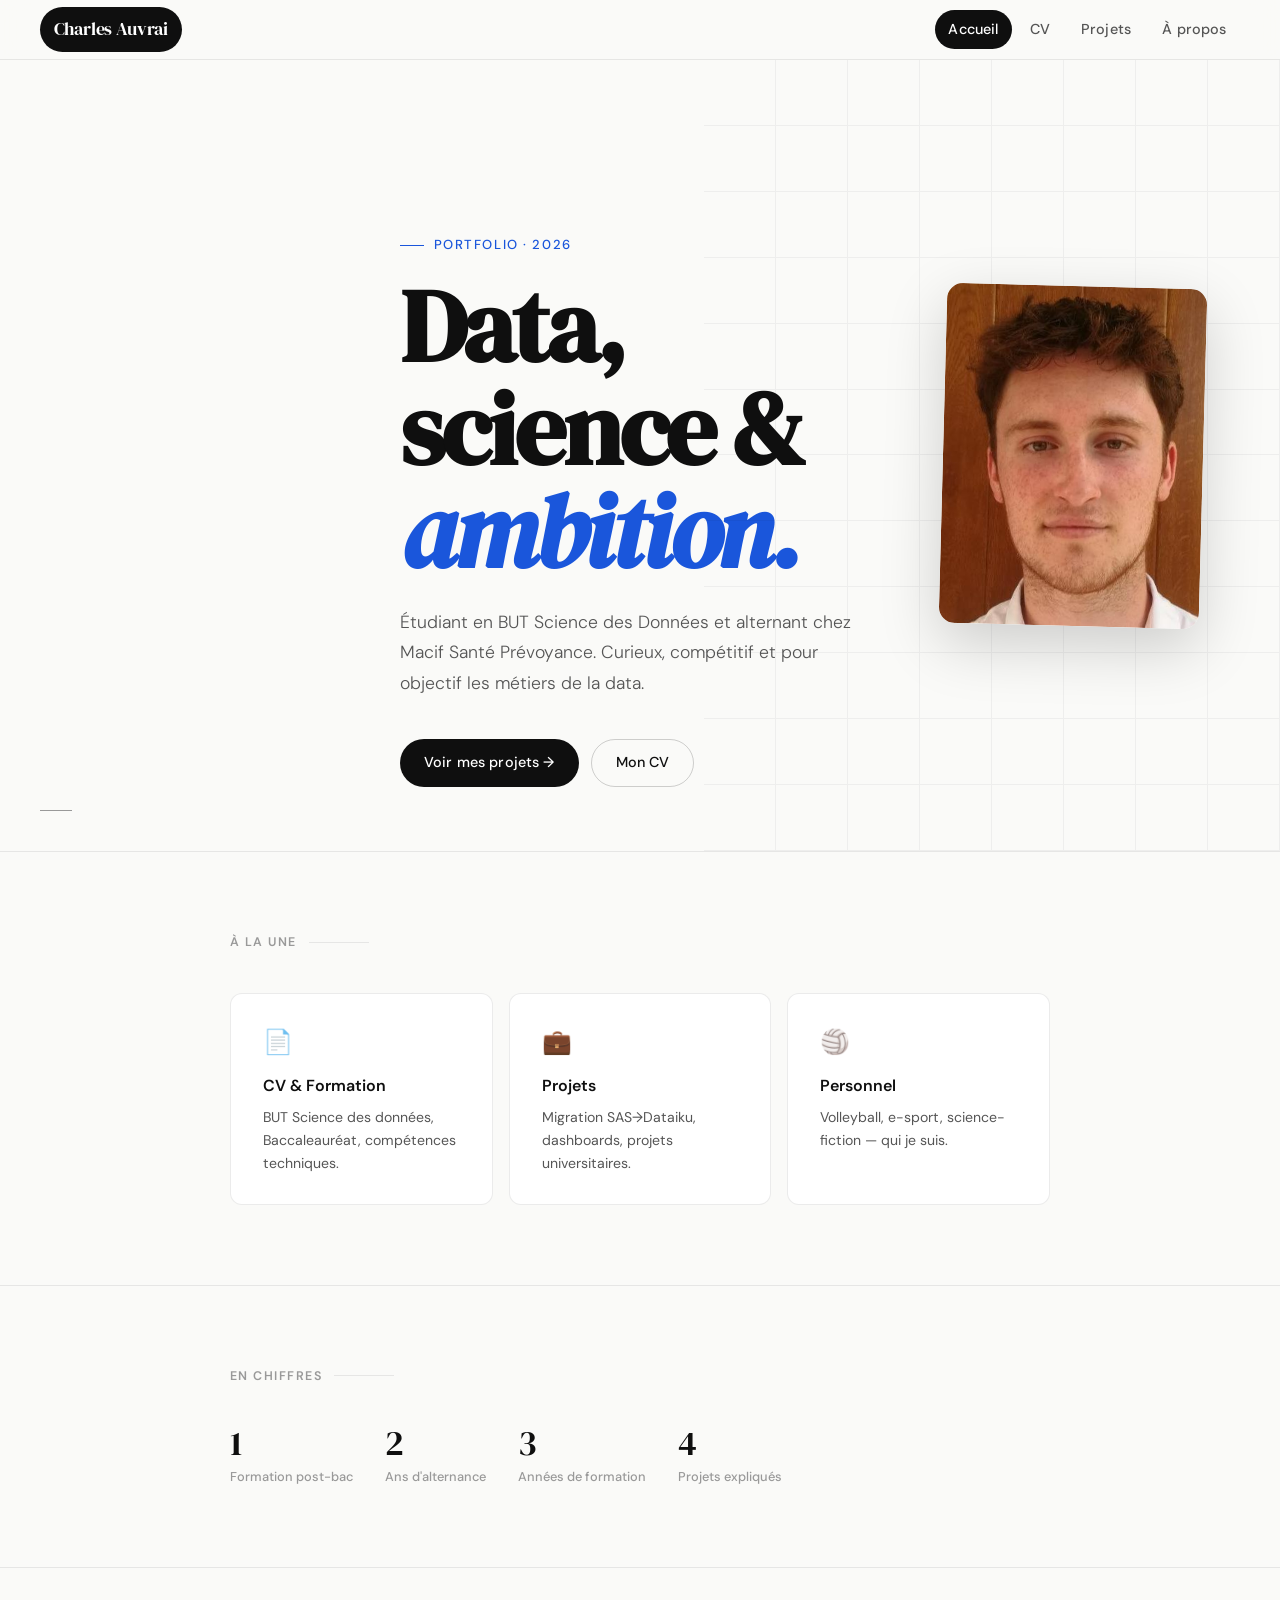
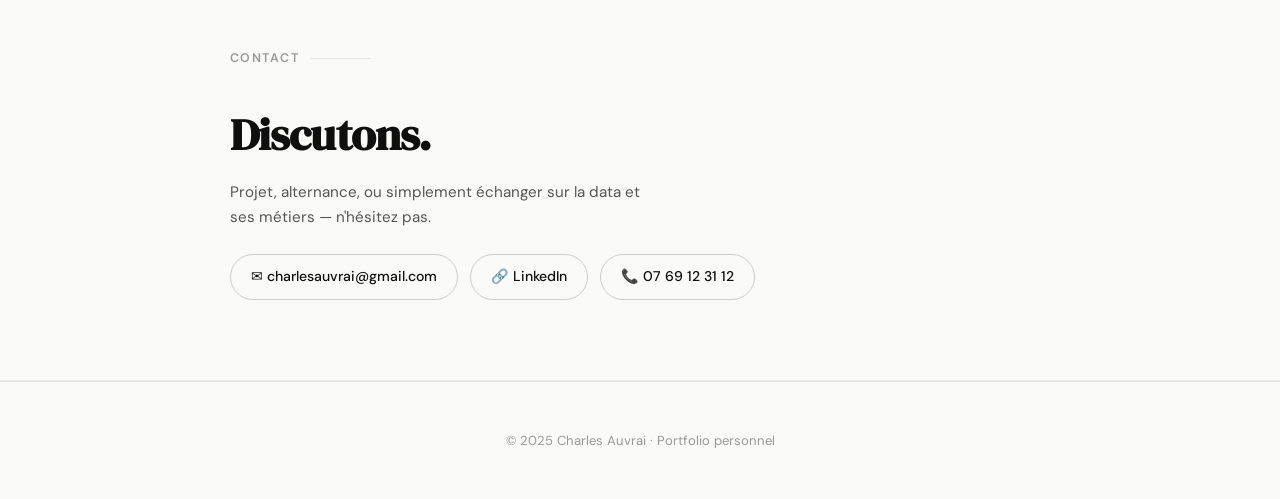
<file: index.html>
<!DOCTYPE html>
<html lang="fr">
<head>
  <meta charset="UTF-8" />
  <meta name="viewport" content="width=device-width, initial-scale=1" />
  <title>Charles Auvrai — Portfolio</title>
  <link rel="stylesheet" href="style.css" />
</head>
<body>

<nav>
  <a href="index.html" class="nav-brand">Charles Auvrai</a>
  <div class="nav-links">
    <a href="index.html" class="active">Accueil</a>
    <a href="cv.html">CV</a>
    <a href="professionnel.html">Projets</a>
    <a href="personnel.html">À propos</a>
  </div>
</nav>

<div class="hero">
  <div class="hero-grid">
    <span></span><span></span><span></span><span></span><span></span><span></span><span></span><span></span>
    <span></span><span></span><span></span><span></span><span></span><span></span><span></span><span></span>
    <span></span><span></span><span></span><span></span><span></span><span></span><span></span><span></span>
    <span></span><span></span><span></span><span></span><span></span><span></span><span></span><span></span>
    <span></span><span></span><span></span><span></span><span></span><span></span><span></span><span></span>
    <span></span><span></span><span></span><span></span><span></span><span></span><span></span><span></span>
    <span></span><span></span><span></span><span></span><span></span><span></span><span></span><span></span>
    <span></span><span></span><span></span><span></span><span></span><span></span><span></span><span></span>
    <span></span><span></span><span></span><span></span><span></span><span></span><span></span><span></span>
    <span></span><span></span><span></span><span></span><span></span><span></span><span></span><span></span>
    <span></span><span></span><span></span><span></span><span></span><span></span><span></span><span></span>
    <span></span><span></span><span></span><span></span><span></span><span></span><span></span><span></span>
  </div>

  

  <!-- Photo flottante en haut à droite du hero -->
  <div class="hero-photo-wrap">
    <!--
      ════════════════════════════════════════════
      📸 PHOTO DE PROFIL — ACCUEIL
      Remplace "images/photo_profil.jpg" par le
      chemin de ta photo (ex: images/moi.jpg).
      Format idéal : portrait, 400×500 px minimum.
      ════════════════════════════════════════════
    -->
    <img
      src="./images/photo_profil.png"
      alt="Charles Auvrai"
      class="hero-photo"
      onerror="this.parentElement.style.display='none'"
    />
  </div>

  <div class="container">
    <p class="hero-eyebrow">Portfolio · 2026</p>
    <h1>Data,<br>science &<br><em>ambition.</em></h1>
    <p class="hero-desc">Étudiant en BUT Science des Données et alternant chez  Macif Santé Prévoyance. Curieux, compétitif et pour objectif les métiers de la data.</p>
    <div class="hero-actions">
      <a href="professionnel.html" class="btn btn-primary">Voir mes projets →</a>
      <a href="cv.html" class="btn btn-ghost">Mon CV</a>
    </div>
  </div>

  <div class="scroll-indicator" style="position:absolute;bottom:2.5rem;left:2.5rem;">
    <div class="scroll-line"></div>
  </div>
</div>

<style>
  .hero-photo-wrap {
    position: absolute;
    top: 50%;
    right: 6%;
    transform: translateY(-50%);
    z-index: 2;
  }

  .hero-photo {
    width: 260px;
    height: 340px;
    object-fit: cover;
    border-radius: 16px;
    box-shadow: 0 20px 60px rgba(0,0,0,0.18);
    display: block;
    /* Légère rotation pour un effet éditorial */
    transform: rotate(1.5deg);
    transition: transform 0.4s ease, box-shadow 0.4s ease;
  }

  .hero-photo:hover {
    transform: rotate(0deg) scale(1.02);
    box-shadow: 0 28px 70px rgba(0,0,0,0.22);
  }

  /* Sur mobile, la photo passe en dessous du texte */
  @media (max-width: 768px) {
    .hero-photo-wrap {
      position: static;
      transform: none;
      display: flex;
      justify-content: center;
      margin-top: 2rem;
    }
    .hero-photo {
      width: 160px;
      height: 210px;
    }
  }
</style>

<section class="block">
  <div class="container">
    <p class="section-label">À la une</p>
    <div class="card-grid cols-3" style="margin-top:1rem;">
      <a href="cv.html" class="card" style="text-decoration:none;color:inherit;">
        <div style="font-size:1.5rem;margin-bottom:0.75rem;">📄</div>
        <div style="font-weight:600;margin-bottom:0.4rem;">CV & Formation</div>
        <div style="font-size:0.88rem;color:var(--ink-soft);">BUT Science des données, Baccaleauréat, compétences techniques.</div>
      </a>
      <a href="professionnel.html" class="card" style="text-decoration:none;color:inherit;">
        <div style="font-size:1.5rem;margin-bottom:0.75rem;">💼</div>
        <div style="font-weight:600;margin-bottom:0.4rem;">Projets</div>
        <div style="font-size:0.88rem;color:var(--ink-soft);">Migration SAS→Dataiku, dashboards, projets universitaires.</div>
      </a>
      <a href="personnel.html" class="card" style="text-decoration:none;color:inherit;">
        <div style="font-size:1.5rem;margin-bottom:0.75rem;">🏐</div>
        <div style="font-weight:600;margin-bottom:0.4rem;">Personnel</div>
        <div style="font-size:0.88rem;color:var(--ink-soft);">Volleyball, e-sport, science-fiction — qui je suis.</div>
      </a>
    </div>
  </div>
</section>

<section class="block fade-up">
  <div class="container">
    <p class="section-label">En chiffres</p>
    <div class="stats-row">
      <div class="stat"><span class="stat-num">1</span><span class="stat-label">Formation post-bac</span></div>
      <div class="stat"><span class="stat-num">2</span><span class="stat-label">Ans d'alternance</span></div>
      <div class="stat"><span class="stat-num">3</span><span class="stat-label">Années de formation</span></div>
      <div class="stat"><span class="stat-num">4</span><span class="stat-label">Projets expliqués</span></div>
    </div>
  </div>
</section>

<section class="block fade-up" id="contact">
  <div class="container">
    <p class="section-label">Contact</p>
    <h2 class="display">Discutons.</h2>
    <p style="color:var(--ink-soft);max-width:420px;font-size:0.95rem;">Projet, alternance, ou simplement échanger sur la data et ses métiers — n'hésitez pas.</p>
    <div class="contact-row">
      <span class="contact-link" style="cursor:default;">✉ charlesauvrai@gmail.com </span>
      <a href="https://linkedin.com/in/charles-auvrai-0b6b42292/" target="_blank" rel="noopener" class="contact-link">🔗 LinkedIn</a>
      <span class="contact-link" style="cursor:default;">📞 07 69 12 31 12</span>
    </div>
  </div>
</section>

<footer>© 2025 Charles Auvrai · Portfolio personnel</footer>

<script>
  const obs = new IntersectionObserver(entries => {
    entries.forEach(e => { if(e.isIntersecting) { e.target.classList.add('visible'); obs.unobserve(e.target); } });
  }, { threshold: 0.12 });
  document.querySelectorAll('.fade-up').forEach(el => obs.observe(el));

  const path = window.location.pathname.split('/').pop() || 'index.html';
  document.querySelectorAll('nav a').forEach(a => {
    a.classList.remove('active');
    if(a.getAttribute('href') === path) a.classList.add('active');
  });
</script>


</body>
</html>
</file>
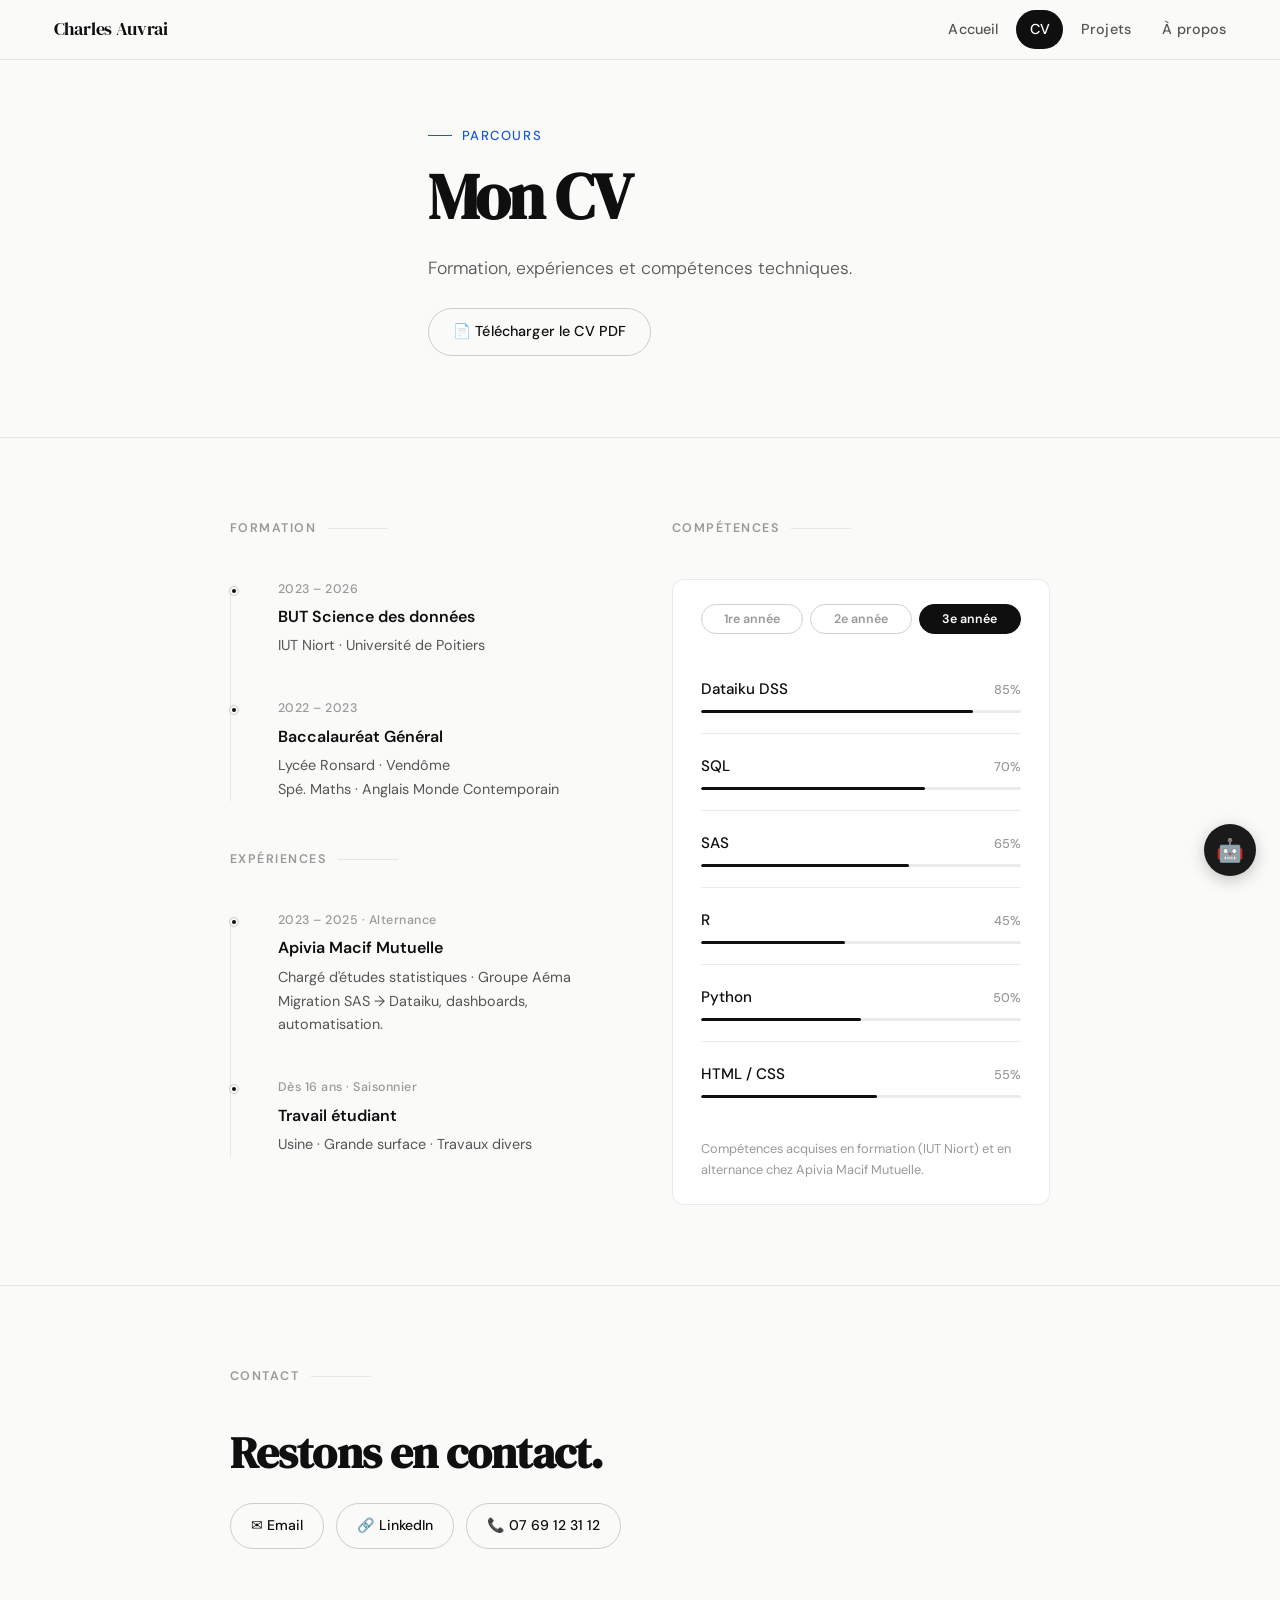
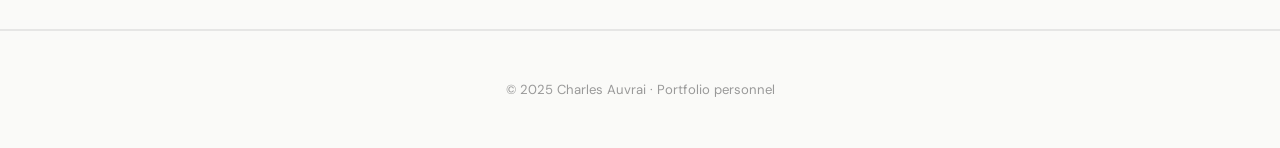
<file: cv.html>
<!DOCTYPE html>
<html lang="fr">
<head>
  <meta charset="UTF-8" />
  <meta name="viewport" content="width=device-width, initial-scale=1" />
  <title>CV — Charles Auvrai</title>
  <link rel="stylesheet" href="style.css" />
</head>
<body>

<nav>
  <a href="index.html" class="nav-brand">Charles Auvrai</a>
  <div class="nav-links">
    <a href="index.html">Accueil</a>
    <a href="cv.html" class="active">CV</a>
    <a href="professionnel.html">Projets</a>
    <a href="personnel.html">À propos</a>
  </div>
</nav>

<div class="hero" style="min-height:42vh;justify-content:center;padding-top:3rem;">
  <div class="container">
    <p class="hero-eyebrow">Parcours</p>
    <h1 style="font-size:clamp(2.2rem,5vw,4rem);">Mon CV</h1>
    <p class="hero-desc" style="margin-bottom:1.5rem;">Formation, expériences et compétences techniques.</p>
    <a href="https://www.canva.com/design/DAGAildMl7Q/eyB2fz3Aw3SigBaNTqkN2A/view?utm_content=DAGAildMl7Q&utm_campaign=designshare&utm_medium=link2&utm_source=uniquelinks&utlId=hcf3bb3f7a4" target="_blank" rel="noopener" class="btn btn-ghost" style="width:fit-content;">📄 Télécharger le CV PDF</a>
  </div>
</div>

<section class="block">
  <div class="container">
    <div style="display:grid;grid-template-columns:1fr 1fr;gap:4rem;">

      <div>
        <p class="section-label">Formation</p>
        <div class="timeline fade-up">
          <div class="timeline-item">
            <div class="timeline-date">2023 – 2026</div>
            <div class="timeline-title">BUT Science des données</div>
            <div class="timeline-sub">IUT Niort · Université de Poitiers</div>
          </div>
          <div class="timeline-item">
            <div class="timeline-date">2022 – 2023</div>
            <div class="timeline-title">Baccalauréat Général</div>
            <div class="timeline-sub">Lycée Ronsard · Vendôme<br>Spé. Maths · Anglais Monde Contemporain</div>
          </div>
        </div>

        <p class="section-label" style="margin-top:3rem;">Expériences</p>
        <div class="timeline fade-up">
          <div class="timeline-item">
            <div class="timeline-date">2023 – 2025 · Alternance</div>
            <div class="timeline-title">Apivia Macif Mutuelle</div>
            <div class="timeline-sub">Chargé d'études statistiques · Groupe Aéma<br>Migration SAS → Dataiku, dashboards, automatisation.</div>
          </div>
          <div class="timeline-item">
            <div class="timeline-date">Dès 16 ans · Saisonnier</div>
            <div class="timeline-title">Travail étudiant</div>
            <div class="timeline-sub">Usine · Grande surface · Travaux divers</div>
          </div>
        </div>
      </div>

      <div>
        <p class="section-label">Compétences</p>
        <div class="card fade-up" style="padding:1.5rem 1.75rem;">
          <div class="year-switcher">
            <button class="yr-btn" data-year="1">1re année</button>
            <button class="yr-btn" data-year="2">2e année</button>
            <button class="yr-btn active" data-year="3">3e année</button>
          </div>
          <div id="skills-list">
            <div class="skill-item">
              <div class="skill-row">
                <span class="skill-name">Dataiku DSS</span>
                <span class="skill-pct" id="pct-dataiku">85%</span>
              </div>
              <div class="skill-track"><div class="skill-fill" data-y1="0" data-y2="60" data-y3="85"></div></div>
            </div>
            <div class="skill-item">
              <div class="skill-row">
                <span class="skill-name">SQL</span>
                <span class="skill-pct" id="pct-sql">70%</span>
              </div>
              <div class="skill-track"><div class="skill-fill" data-y1="50" data-y2="65" data-y3="70"></div></div>
            </div>
            <div class="skill-item">
              <div class="skill-row">
                <span class="skill-name">SAS</span>
                <span class="skill-pct" id="pct-sas">65%</span>
              </div>
              <div class="skill-track"><div class="skill-fill" data-y1="50" data-y2="60" data-y3="65"></div></div>
            </div>
            <div class="skill-item">
              <div class="skill-row">
                <span class="skill-name">R</span>
                <span class="skill-pct" id="pct-r">45%</span>
              </div>
              <div class="skill-track"><div class="skill-fill" data-y1="30" data-y2="45" data-y3="45"></div></div>
            </div>
            <div class="skill-item">
              <div class="skill-row">
                <span class="skill-name">Python</span>
                <span class="skill-pct" id="pct-python">50%</span>
              </div>
              <div class="skill-track"><div class="skill-fill" data-y1="30" data-y2="35" data-y3="50"></div></div>
            </div>
            <div class="skill-item">
              <div class="skill-row">
                <span class="skill-name">HTML / CSS</span>
                <span class="skill-pct" id="pct-html">55%</span>
              </div>
              <div class="skill-track"><div class="skill-fill" data-y1="20" data-y2="50" data-y3="55"></div></div>
            </div>
          </div>
          <p style="font-size:0.8rem;color:var(--ink-faint);margin-top:1.25rem;">
            Compétences acquises en formation (IUT Niort) et en alternance chez Apivia Macif Mutuelle.
          </p>
        </div>
      </div>

    </div>
  </div>
</section>

<section class="block fade-up" id="contact">
  <div class="container">
    <p class="section-label">Contact</p>
    <h2 class="display">Restons en contact.</h2>
    <div class="contact-row">
      <a href="mailto:charlesauvrai@gmail.com" class="contact-link">✉ Email</a>
      <a href="https://linkedin.com/in/charles-auvrai-0b6b42292/" target="_blank" rel="noopener" class="contact-link">🔗 LinkedIn</a>
      <span class="contact-link" style="cursor:default;">📞 07 69 12 31 12</span>
    </div>
  </div>
</section>

<footer>© 2025 Charles Auvrai · Portfolio personnel</footer>

<style>
  .year-switcher { display:flex; gap:0.4rem; margin-bottom:1.4rem; }
  .yr-btn {
    flex:1; padding:0.4rem 0;
    border:1px solid var(--border-strong);
    border-radius:999px;
    font-size:0.78rem; font-weight:600;
    font-family:var(--font-sans);
    background:transparent; color:var(--ink-faint);
    cursor:pointer; transition:all 0.2s ease;
  }
  .yr-btn:hover { border-color:var(--ink); color:var(--ink); }
  .yr-btn.active { background:var(--ink); color:white; border-color:var(--ink); }

  /* Chatbot wrapper ancré en bas à droite */
  #chat-wrapper {
    position: fixed;
    bottom: 1.5rem;
    right: 1.5rem;
    z-index: 9999;
    display: flex;
    flex-direction: column;
    align-items: flex-end;
    gap: 0.75rem;
  }

  #chat-popup {
    width: 272px;
    background: #fff;
    border: 1px solid #e4e4e4;
    border-radius: 16px;
    box-shadow: 0 8px 28px rgba(0,0,0,0.13);
    overflow: hidden;
    display: none;
    flex-direction: column;
    font-family: var(--font-sans, sans-serif);
  }
  #chat-popup.open { display: flex; }

  #chat-popup-header {
    display: flex;
    align-items: center;
    justify-content: space-between;
    padding: 0.75rem 1rem;
    border-bottom: 1px solid #f0f0f0;
  }
  #chat-popup-header span { font-size:0.87rem; font-weight:600; color:#1a1a1a; }
  #chat-popup-close {
    background:none; border:none; cursor:pointer;
    font-size:1rem; color:#999; padding:0; line-height:1;
  }
  #chat-popup-close:hover { color:#333; }

  #chat-popup-body {
    padding: 0.85rem 1rem 0.6rem;
    font-size: 0.84rem;
    color: #444;
    line-height: 1.55;
  }
  #chat-popup-body p { margin:0 0 0.45rem; }
  #chat-popup-body p:last-child { margin-bottom:0; }

  #chat-popup-cta {
    display: block;
    margin: 0.7rem 1rem 1rem;
    padding: 0.52rem 1rem;
    background: #1a1a1a;
    color: #fff;
    text-align: center;
    border-radius: 999px;
    font-size: 0.81rem;
    font-weight: 600;
    text-decoration: none;
    transition: opacity 0.18s;
  }
  #chat-popup-cta:hover { opacity: 0.82; }

  #chat-bubble {
    width: 52px;
    height: 52px;
    border-radius: 50%;
    background: #1a1a1a;
    color: #fff;
    font-size: 1.4rem;
    display: flex;
    align-items: center;
    justify-content: center;
    cursor: pointer;
    border: none;
    box-shadow: 0 4px 16px rgba(0,0,0,0.22);
    transition: transform 0.2s ease, box-shadow 0.2s ease;
    flex-shrink: 0;
  }
  #chat-bubble:hover {
    transform: scale(1.08);
    box-shadow: 0 6px 22px rgba(0,0,0,0.3);
  }
</style>

<div id="chat-wrapper">
  <div id="chat-popup">
    <div id="chat-popup-header">
      <span>Assistant IA</span>
      <button id="chat-popup-close" onclick="toggleChat()" aria-label="Fermer">✕</button>
    </div>
    <div id="chat-popup-body">
      <p>Bonjour ! Je suis l'IA de <strong>Charles Auvrai</strong>.</p>
      <p>Pose-moi une question sur son parcours, ses compétences ou ses projets.</p>
    </div>
    <a href="https://llmcharlesauvrai.streamlit.app/" target="_blank" rel="noopener" id="chat-popup-cta">
      Démarrer la conversation →
    </a>
  </div>
  <button id="chat-bubble" onclick="toggleChat()" aria-label="Ouvrir l'assistant IA">🤖</button>
</div>

<script>
  function toggleChat() {
    document.getElementById('chat-popup').classList.toggle('open');
  }

  const obs = new IntersectionObserver(entries => {
    entries.forEach(e => {
      if (e.isIntersecting) { e.target.classList.add('visible'); obs.unobserve(e.target); }
    });
  }, { threshold: 0.12 });
  document.querySelectorAll('.fade-up').forEach(el => obs.observe(el));

  const skillKeys = ['dataiku','sql','sas','r','python','html'];
  let activeYear = 3;

  function animateBars(year) {
    document.querySelectorAll('.skill-fill').forEach((fill, i) => {
      const val = +fill.dataset['y' + year];
      fill.style.width = val + '%';
      const el = document.getElementById('pct-' + skillKeys[i]);
      if (el) el.textContent = val + '%';
    });
  }

  let triggered = false;
  const skillObs = new IntersectionObserver(entries => {
    entries.forEach(e => {
      if (e.isIntersecting && !triggered) { triggered = true; animateBars(activeYear); }
    });
  }, { threshold: 0.3 });
  document.querySelectorAll('#skills-list').forEach(el => skillObs.observe(el));

  document.querySelectorAll('.yr-btn').forEach(btn => {
    btn.addEventListener('click', () => {
      document.querySelectorAll('.yr-btn').forEach(b => b.classList.remove('active'));
      btn.classList.add('active');
      activeYear = +btn.dataset.year;
      animateBars(activeYear);
    });
  });

  const path = window.location.pathname.split('/').pop() || 'index.html';
  document.querySelectorAll('nav a').forEach(a => {
    a.classList.remove('active');
    if (a.getAttribute('href') === path) a.classList.add('active');
  });
</script>

</body>
</html>
</file>
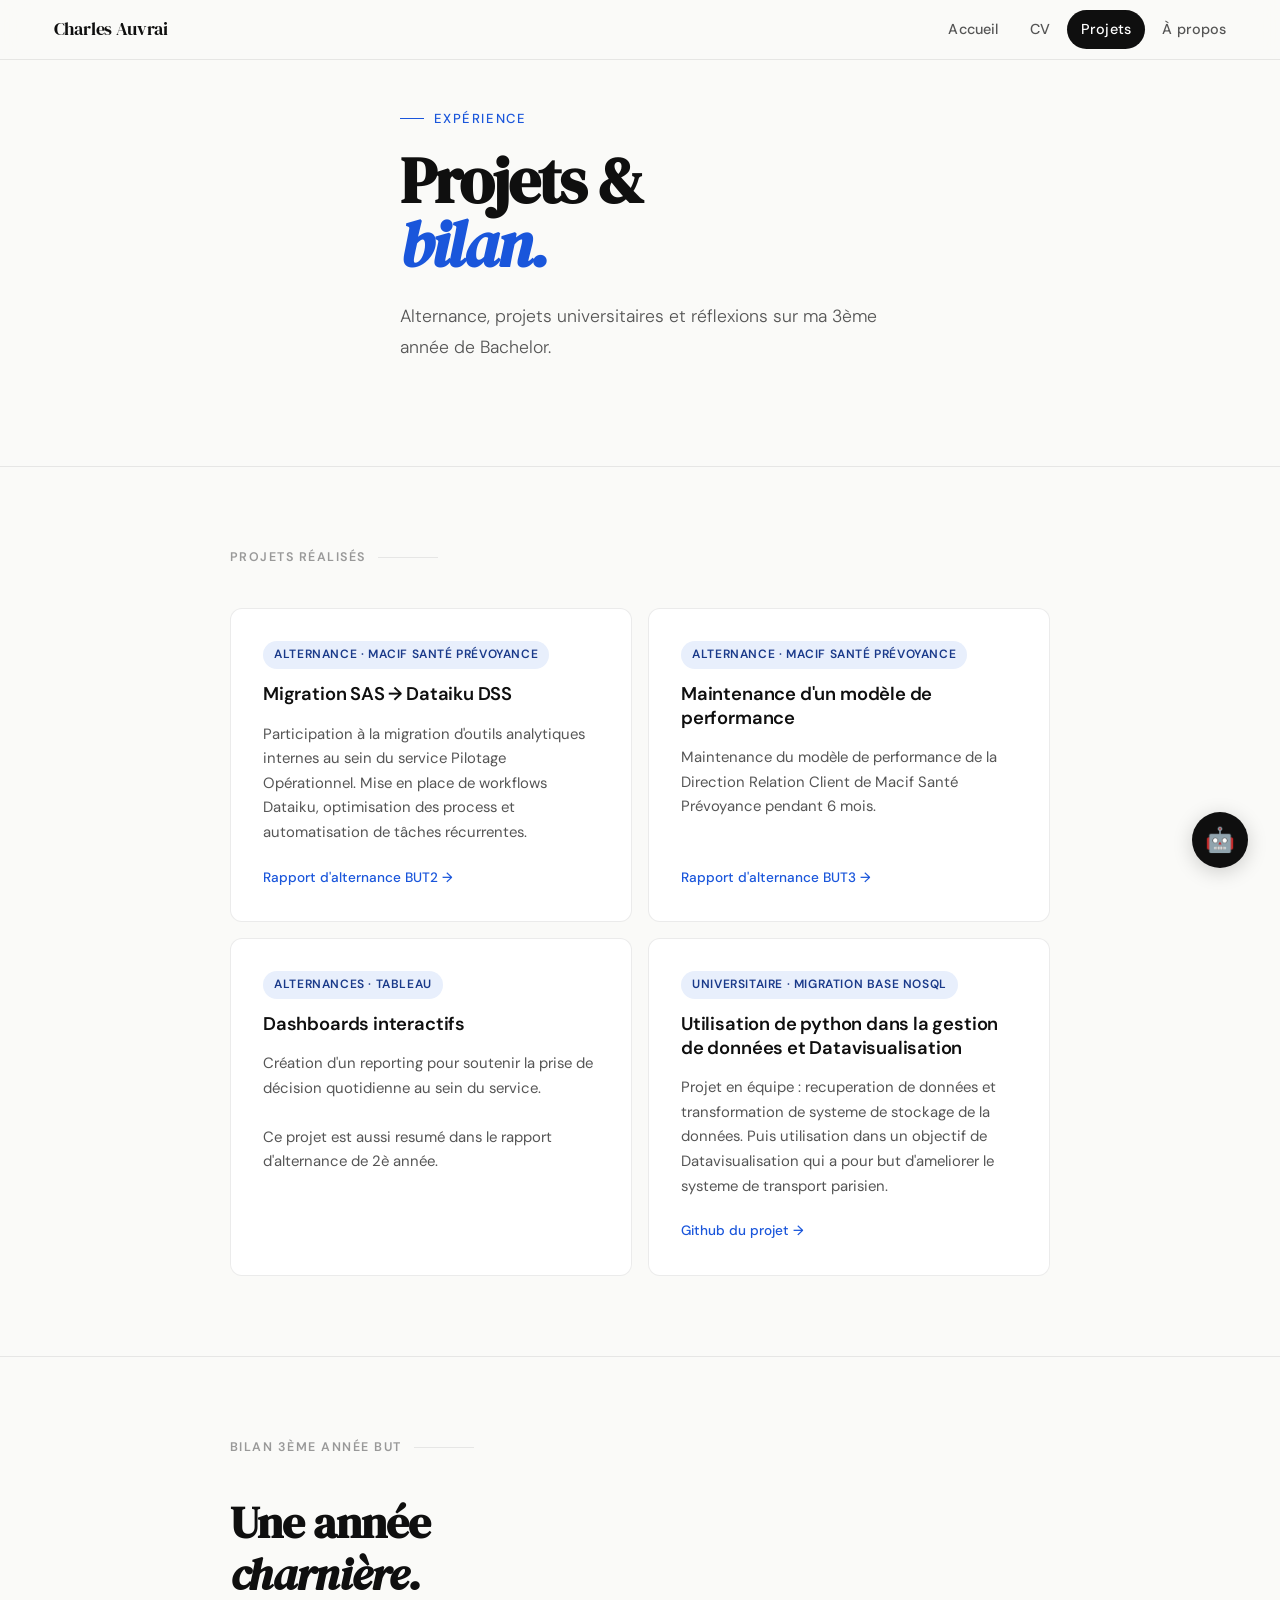
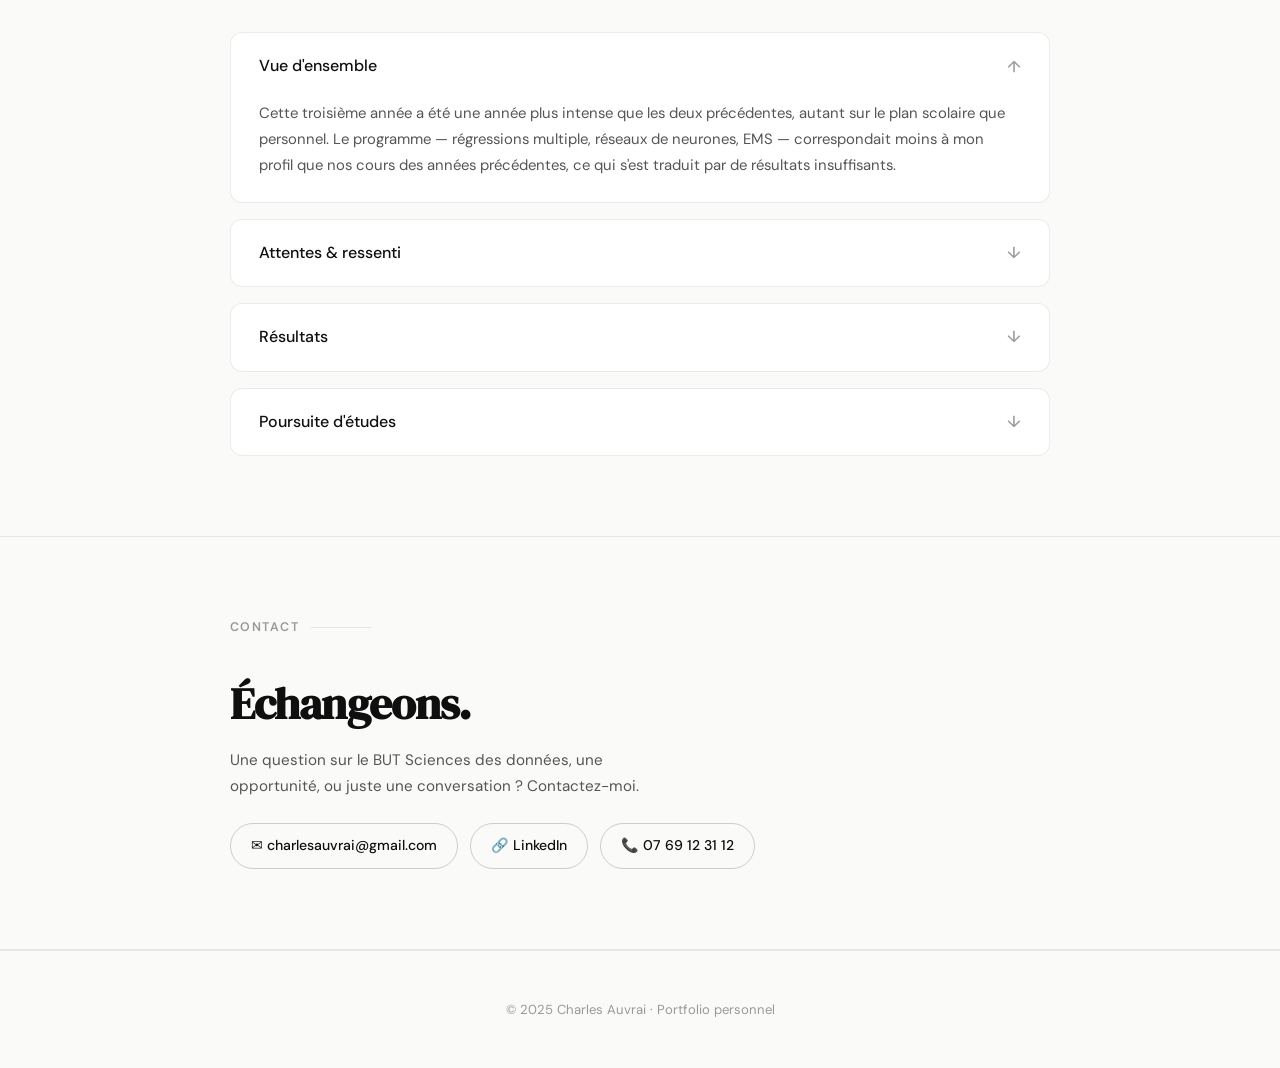
<file: professionnel.html>
<!DOCTYPE html>
<html lang="fr">
<head>
  <meta charset="UTF-8" />
  <meta name="viewport" content="width=device-width, initial-scale=1" />
  <title>Projets — Charles Auvrai</title>
  <link rel="stylesheet" href="style.css" />
</head>
<body>

<nav>
  <a href="index.html" class="nav-brand">Charles Auvrai</a>
  <div class="nav-links">
    <a href="index.html">Accueil</a>
    <a href="cv.html">CV</a>
    <a href="professionnel.html" class="active">Projets</a>
    <a href="personnel.html">À propos</a>
  </div>
</nav>

<div class="hero" style="min-height:42vh;justify-content:center;padding-top:3rem;">
  <div class="container">
    <p class="hero-eyebrow">Expérience</p>
    <h1 style="font-size:clamp(2.2rem,5vw,4rem);">Projets &<br><em>bilan.</em></h1>
    <p class="hero-desc">Alternance, projets universitaires et réflexions sur ma 3ème année de Bachelor.</p>
  </div>
</div>

<section class="block">
  <div class="container">
    <p class="section-label">Projets réalisés</p>
    <div class="card-grid cols-2" style="margin-top:1rem;">

      <div class="project-card fade-up">
        <span class="project-tag">Alternance · Macif Santé Prévoyance</span>
        <div class="project-title">Migration SAS → Dataiku DSS</div>
        <p class="project-desc">Participation à la migration d'outils analytiques internes au sein du service Pilotage Opérationnel. Mise en place de workflows Dataiku, optimisation des process et automatisation de tâches récurrentes.</p>
        <a href="./docs/Rapport alterance BUT2.pdf" target="_blank" rel="noopener" class="project-link">
        Rapport d'alternance BUT2 →
</a>
      </div>
      
      <div class="project-card fade-up">
        <span class="project-tag">Alternance · Macif Santé Prévoyance</span>
        <div class="project-title">Maintenance d'un modèle de performance</div>
        <p class="project-desc">Maintenance du modèle de performance de la Direction Relation Client de Macif Santé Prévoyance pendant 6 mois.</p>
        <a href="./docs/Rapport alterance charles Auvrai but3.pdf" target="_blank" rel="noopener" class="project-link">
          Rapport d'alternance BUT3 →
</a>      </div>      

      <div class="project-card fade-up" style="transition-delay:0.1s;">
        <span class="project-tag">Alternances · Tableau</span>
        <div class="project-title">Dashboards interactifs</div>
        <p class="project-desc">Création d'un reporting pour soutenir la prise de décision quotidienne au sein du service.</p>
        <p class="project-desc" style="margin-top:0.6rem;">Ce projet est aussi resumé dans le rapport d'alternance de 2è année.</p>
      </div>

      <div class="project-card fade-up" style="transition-delay:0.2s;">
        <span class="project-tag">Universitaire · Migration base NoSQL</span>
        <div class="project-title">Utilisation de python dans la gestion de données et Datavisualisation</div>
        <p class="project-desc">Projet en équipe : recuperation de données et transformation de systeme de stockage de la données. Puis utilisation dans un objectif de Datavisualisation qui a pour but d'ameliorer le systeme de transport parisien.</p>
        <a href="https://github.com/qurnt1/mongoDB_ST_QC_CA_JF" target="_blank" rel="noopener" class="project-link">Github du projet →</a>
      </div>

    </div>
  </div>
</section>

<section class="block">
  <div class="container">
    <p class="section-label">Bilan 3ème année BUT</p>
    <h2 class="display" style="margin-bottom:2rem;">Une année<br><em>charnière.</em></h2>

    <div class="perso-section fade-up">

      <div class="accordion open">
        <div class="accordion-header" onclick="toggle(this)">
          Vue d'ensemble
          <span class="accordion-arrow">↓</span>
        </div>
        <div class="accordion-body">
          <p>Cette troisième année a été une année plus intense que les deux précédentes, autant sur le plan scolaire que personnel. Le programme — régressions multiple, réseaux de neurones, EMS — correspondait moins à mon profil que nos cours des années précédentes, ce qui s'est traduit par de résultats insuffisants.</p>
        </div>
      </div>

      <div class="accordion">
        <div class="accordion-header" onclick="toggle(this)">
          Attentes &amp; ressenti
          <span class="accordion-arrow">↓</span>
        </div>
        <div class="accordion-body">
          <p>J'ai commencé l'année avec de la confiance et de l'appréhension : l'année precedente à été une reussite personnel sur le plan des compétences acquises. Cependant je savais que la partie personnel aurait un plus grands impacts sur cette année scolaire. Mon passage en tant qu'étudiant SHN (Sportif Haut Niveau) a été un défi, mais aussi une opportunité de grandir.</p>
          <p style="margin-top:0.8rem;">La période septembre-janvier a été une periode d'adaptation (devoirs, projets, alternance simultanément), et avec cela une fatigue intense due aux changements importants sur mon quotidien. Bilan mitigé avec des resultats qui trahissent une fatigue et une concentration moins importantes.</p>
        </div>
      </div>

      <div class="accordion">
        <div class="accordion-header" onclick="toggle(this)">
          Résultats
          <span class="accordion-arrow">↓</span>
        </div>
        <div class="accordion-body">
          <p>Le S5 a été un semestre mitigé : de bons résultats dans mes projets, ainsi que dans des matieres tels que l'anglais et la communication. Mais avec des resultats importants qui ne sont pas au niveau demandé et qui vont faire de ce semestre un semestre trop moyen.
            Le S6 était dans cette continuité — une base correcte ponctué par des resultats bien trop faible qui ne font que rendre ces semestres moyens. Un ton amer termine cette formation, qui aurait pu être bien plus representatives des efforts fournies et competences acquises.</p>
        </div>
      </div>

      <div class="accordion">
        <div class="accordion-header" onclick="toggle(this)">
          Poursuite d'études
          <span class="accordion-arrow">↓</span>
        </div>
        <div class="accordion-body">
          <p>La question de la poursuite s'est imposée naturellement. Mon orientation favorisée : des formations à l'interface du management, des sciences humaines et de la data — plutôt que des postes purement techniques.</p>
          <p style="margin-top:0.8rem;">Voici les formations qui ont le plus retenu mon attention :</p>
          <ul style="margin-top:0.6rem;padding-left:1.2rem;display:flex;flex-direction:column;gap:0.4rem;font-size:0.9rem;">
            <li><a href="https://monmaster.gouv.fr/formation/0490811R/1702292T8KTZ/detail" target="_blank" rel="noopener" style="color:var(--accent);">Master MIASHS Ingénierie décisionnelle – UCO</a></li>
            <li><a href="https://formations.univ-rennes2.fr/fr/formations/master-37/master-mention-sciences-du-numerique-et-sport-KYX5FNPZ.html" target="_blank" rel="noopener" style="color:var(--accent);">Master Sciences du numérique &amp; sport – Université Rennes 2</a></li>
            <p>Ne souhaitant pas faire d'alternance sur la première année, les choix de poursuite d'études se sont portés sur des formations initiales. Les resultats seront donc dévoilé le 3 juin via la plateforme monmaster.</p>
          </ul>
        </div>
      </div>

    </div>
  </div>
</section>

<section class="block fade-up" id="contact">
  <div class="container">
    <p class="section-label">Contact</p>
    <h2 class="display">Échangeons.</h2>
    <p style="color:var(--ink-soft);max-width:420px;font-size:0.95rem;">Une question sur le BUT Sciences des données, une opportunité, ou juste une conversation ? Contactez-moi.</p>
    <div class="contact-row">
      <span class="contact-link" style="cursor:default;">✉ charlesauvrai@gmail.com </span>
      <a href="https://linkedin.com/in/charles-auvrai-0b6b42292/" target="_blank" rel="noopener" class="contact-link">🔗 LinkedIn</a>
      <span class="contact-link" style="cursor:default;">📞 07 69 12 31 12</span>
    </div>
  </div>
</section>

<footer>© 2025 Charles Auvrai · Portfolio personnel</footer>

<script>
  function toggle(header) {
    const acc = header.parentElement;
    acc.classList.toggle('open');
  }

  const obs = new IntersectionObserver(entries => {
    entries.forEach(e => { if(e.isIntersecting) { e.target.classList.add('visible'); obs.unobserve(e.target); } });
  }, { threshold: 0.1 });
  document.querySelectorAll('.fade-up').forEach(el => obs.observe(el));

  const path = window.location.pathname.split('/').pop() || 'index.html';
  document.querySelectorAll('nav a').forEach(a => {
    a.classList.remove('active');
    if(a.getAttribute('href') === path) a.classList.add('active');
  });
</script>
<!-- BOUTON FLOTTANT CHATBOT -->
<div id="chat-bubble" onclick="toggleChatPreview()" title="Parler à l'IA de Charles">
  🤖
</div>

<div id="chat-preview">
  <div id="chat-preview-header">
    <span>Assistant IA</span>
    <button onclick="toggleChatPreview()" id="chat-close">✕</button>
  </div>
  <div id="chat-preview-body">
    <p>Bonjour ! Je suis l'IA de <strong>Charles Auvrai</strong>.</p>
    <p>Pose-moi une question sur son parcours, ses compétences ou ses projets.</p>
  </div>
  <a href="https://llmcharlesauvrai.streamlit.app/" target="_blank" rel="noopener" id="chat-cta">
    Démarrer la conversation →
  </a>
</div>

<style>
  #chat-bubble {
    position: fixed;
    bottom: 2rem;
    right: 2rem;
    width: 56px;
    height: 56px;
    background: var(--ink);
    color: white;
    border-radius: 50%;
    display: flex;
    align-items: center;
    justify-content: center;
    font-size: 1.5rem;
    cursor: pointer;
    z-index: 9999;
    box-shadow: 0 4px 20px rgba(0,0,0,0.18);
    transition: transform 0.2s ease, box-shadow 0.2s ease;
    animation: bounce 3s ease infinite;
  }

  #chat-bubble:hover {
    transform: scale(1.1);
    box-shadow: 0 6px 28px rgba(0,0,0,0.25);
    animation: none;
  }

  @keyframes bounce {
    0%, 100% { transform: translateY(0); }
    50%       { transform: translateY(-6px); }
  }

  #chat-preview {
    position: fixed;
    bottom: 5.5rem;
    right: 2rem;
    width: 280px;
    background: white;
    border: 1px solid var(--border);
    border-radius: var(--radius);
    box-shadow: 0 12px 40px rgba(0,0,0,0.12);
    z-index: 9998;
    overflow: hidden;
    opacity: 0;
    pointer-events: none;
    transform: translateY(12px) scale(0.97);
    transition: opacity 0.25s ease, transform 0.25s ease;
    transform-origin: bottom right;
  }

  #chat-preview.open {
    opacity: 1;
    pointer-events: all;
    transform: translateY(0) scale(1);
  }

  #chat-preview-header {
    background: var(--ink);
    color: white;
    padding: 0.75rem 1rem;
    display: flex;
    justify-content: space-between;
    align-items: center;
    font-weight: 600;
    font-size: 0.9rem;
  }

  #chat-close {
    background: none;
    border: none;
    color: white;
    cursor: pointer;
    font-size: 0.9rem;
    padding: 0;
    opacity: 0.7;
    transition: opacity 0.2s;
  }

  #chat-close:hover { opacity: 1; }

  #chat-preview-body {
    padding: 1rem 1.1rem 0.5rem;
    font-size: 0.88rem;
    color: var(--ink-soft);
    line-height: 1.65;
  }

  #chat-preview-body p { margin-bottom: 0.5rem; }

  #chat-cta {
    display: block;
    margin: 0.75rem 1rem 1rem;
    padding: 0.65rem 1rem;
    background: var(--ink);
    color: white;
    text-align: center;
    border-radius: 999px;
    font-size: 0.85rem;
    font-weight: 600;
    text-decoration: none;
    transition: background 0.2s;
  }

  #chat-cta:hover { background: #222; }
</style>

<script>
  function toggleChatPreview() {
    document.getElementById('chat-preview').classList.toggle('open');
  }

  document.addEventListener('click', function(e) {
    const bubble  = document.getElementById('chat-bubble');
    const preview = document.getElementById('chat-preview');
    if (!bubble.contains(e.target) && !preview.contains(e.target)) {
      preview.classList.remove('open');
    }
  });
</script>

</body>
</html>
</file>
<file: style.css>
@import url('https://fonts.googleapis.com/css2?family=DM+Sans:ital,opsz,wght@0,9..40,300;0,9..40,400;0,9..40,500;0,9..40,600;1,9..40,300&family=DM+Serif+Display:ital@0;1&display=swap');

:root {
  --ink: #0f0f0f;
  --ink-soft: #555;
  --ink-faint: #999;
  --surface: #fafaf8;
  --surface-card: #ffffff;
  --surface-hover: #f2f1ed;
  --border: rgba(0,0,0,0.08);
  --border-strong: rgba(0,0,0,0.18);
  --accent: #1a56db;
  --accent-soft: #e8effc;
  --accent-text: #1a3a8a;
  --nav-h: 60px;
  --font-sans: 'DM Sans', sans-serif;
  --font-serif: 'DM Serif Display', serif;
  --radius: 12px;
  --radius-sm: 8px;
  --transition: 0.22s cubic-bezier(0.4,0,0.2,1);
}

*, *::before, *::after { box-sizing: border-box; margin: 0; padding: 0; }

html { scroll-behavior: smooth; }

body {
  background: var(--surface);
  color: var(--ink);
  font-family: var(--font-sans);
  font-size: 16px;
  line-height: 1.65;
  padding-top: var(--nav-h);
}

/* ── NAV ── */
nav {
  position: fixed;
  top: 0; left: 0; right: 0;
  height: var(--nav-h);
  background: rgba(250,250,248,0.88);
  backdrop-filter: blur(14px);
  -webkit-backdrop-filter: blur(14px);
  border-bottom: 1px solid var(--border);
  z-index: 999;
  display: flex;
  align-items: center;
  justify-content: space-between;
  padding: 0 2.5rem;
}

.nav-brand {
  font-family: var(--font-serif);
  font-size: 1.15rem;
  color: var(--ink);
  text-decoration: none;
  letter-spacing: -0.01em;
}

.nav-links {
  display: flex;
  align-items: center;
  gap: 0.25rem;
}

nav a {
  font-size: 0.9rem;
  font-weight: 500;
  color: var(--ink-soft);
  text-decoration: none;
  padding: 0.45rem 0.85rem;
  border-radius: 999px;
  transition: background var(--transition), color var(--transition);
  letter-spacing: 0.01em;
}

nav a:hover, nav a.active {
  background: var(--ink);
  color: #fff;
}

/* ── HERO ── */
.hero {
  min-height: 88vh;
  display: flex;
  flex-direction: column;
  justify-content: flex-end;
  padding: 5rem 2.5rem 4rem;
  position: relative;
  overflow: hidden;
  border-bottom: 1px solid var(--border);
}

.hero-eyebrow {
  font-size: 0.82rem;
  font-weight: 500;
  letter-spacing: 0.12em;
  text-transform: uppercase;
  color: var(--accent);
  margin-bottom: 1.2rem;
  display: flex;
  align-items: center;
  gap: 0.6rem;
}

.hero-eyebrow::before {
  content: '';
  display: block;
  width: 24px;
  height: 1px;
  background: var(--accent);
}

.hero h1 {
  font-family: var(--font-serif);
  font-size: clamp(3rem, 8vw, 6.5rem);
  line-height: 1.0;
  letter-spacing: -0.03em;
  color: var(--ink);
  max-width: 800px;
  margin-bottom: 1.5rem;
}

.hero h1 em {
  font-style: italic;
  color: var(--accent);
}

.hero-desc {
  font-size: 1.1rem;
  color: var(--ink-soft);
  max-width: 480px;
  font-weight: 300;
  margin-bottom: 2.5rem;
  line-height: 1.75;
}

.hero-actions {
  display: flex;
  gap: 0.75rem;
  flex-wrap: wrap;
}

.btn {
  display: inline-flex;
  align-items: center;
  gap: 0.5rem;
  padding: 0.7rem 1.5rem;
  border-radius: 999px;
  font-size: 0.9rem;
  font-weight: 500;
  text-decoration: none;
  cursor: pointer;
  border: none;
  transition: all var(--transition);
  font-family: var(--font-sans);
  letter-spacing: 0.01em;
}

.btn-primary {
  background: var(--ink);
  color: #fff;
}
.btn-primary:hover {
  background: #222;
  transform: translateY(-1px);
}

.btn-ghost {
  background: transparent;
  color: var(--ink);
  border: 1px solid var(--border-strong);
}
.btn-ghost:hover {
  background: var(--ink);
  color: #fff;
  border-color: var(--ink);
}

.hero-grid {
  position: absolute;
  top: 0; right: 0;
  width: 45%;
  height: 100%;
  pointer-events: none;
  display: grid;
  grid-template-columns: repeat(8, 1fr);
  grid-template-rows: repeat(12, 1fr);
  opacity: 0.045;
}

.hero-grid span {
  border-right: 1px solid var(--ink);
  border-bottom: 1px solid var(--ink);
}

/* ── SECTIONS ── */
.container {
  max-width: 900px;
  margin: 0 auto;
  padding: 0 2.5rem;
}

.container-wide {
  max-width: 1100px;
  margin: 0 auto;
  padding: 0 2.5rem;
}

section.block {
  padding: 5rem 0;
  border-bottom: 1px solid var(--border);
}

.section-label {
  font-size: 0.78rem;
  font-weight: 600;
  letter-spacing: 0.12em;
  text-transform: uppercase;
  color: var(--ink-faint);
  margin-bottom: 2.5rem;
  display: flex;
  align-items: center;
  gap: 0.75rem;
}

.section-label::after {
  content: '';
  flex: 1;
  height: 1px;
  background: var(--border);
  max-width: 60px;
}

h2.display {
  font-family: var(--font-serif);
  font-size: clamp(1.8rem, 4vw, 2.8rem);
  line-height: 1.15;
  letter-spacing: -0.02em;
  margin-bottom: 1.2rem;
}

/* ── CARDS ── */
.card {
  background: var(--surface-card);
  border: 1px solid var(--border);
  border-radius: var(--radius);
  padding: 1.75rem 2rem;
  transition: border-color var(--transition), transform var(--transition);
}

.card:hover {
  border-color: var(--border-strong);
  transform: translateY(-2px);
}

.card-grid {
  display: grid;
  gap: 1rem;
}

.card-grid.cols-2 { grid-template-columns: repeat(auto-fit, minmax(300px, 1fr)); }
.card-grid.cols-3 { grid-template-columns: repeat(auto-fit, minmax(240px, 1fr)); }

/* ── SKILLS ── */
.skill-item {
  display: flex;
  flex-direction: column;
  gap: 0.5rem;
  padding: 1.25rem 0;
  border-bottom: 1px solid var(--border);
}

.skill-item:last-child { border-bottom: none; }

.skill-row {
  display: flex;
  justify-content: space-between;
  align-items: center;
}

.skill-name { font-weight: 500; font-size: 0.95rem; }

.skill-pct {
  font-size: 0.8rem;
  color: var(--ink-faint);
  font-weight: 500;
}

.skill-track {
  height: 3px;
  background: var(--border);
  border-radius: 99px;
  overflow: hidden;
}

.skill-fill {
  height: 100%;
  background: var(--ink);
  border-radius: 99px;
  width: 0;
  transition: width 1s cubic-bezier(0.4,0,0.2,1);
}

/* ── PROJECT CARD ── */
.project-card {
  background: var(--surface-card);
  border: 1px solid var(--border);
  border-radius: var(--radius);
  padding: 2rem;
  display: flex;
  flex-direction: column;
  gap: 0.9rem;
  transition: all var(--transition);
  cursor: default;
}

.project-card:hover {
  border-color: var(--ink);
  transform: translateY(-3px);
  box-shadow: 0 12px 32px rgba(0,0,0,0.07);
}

.project-tag {
  display: inline-flex;
  align-items: center;
  gap: 0.35rem;
  font-size: 0.75rem;
  font-weight: 600;
  letter-spacing: 0.05em;
  text-transform: uppercase;
  color: var(--accent-text);
  background: var(--accent-soft);
  padding: 0.25rem 0.7rem;
  border-radius: 999px;
  width: fit-content;
}

.project-title {
  font-size: 1.15rem;
  font-weight: 600;
  letter-spacing: -0.01em;
  line-height: 1.3;
}

.project-desc {
  font-size: 0.93rem;
  color: var(--ink-soft);
  line-height: 1.65;
}

.project-link {
  font-size: 0.85rem;
  font-weight: 500;
  color: var(--accent);
  text-decoration: none;
  display: inline-flex;
  align-items: center;
  gap: 0.3rem;
  margin-top: auto;
  padding-top: 0.5rem;
}

.project-link:hover { text-decoration: underline; }

/* ── TIMELINE ── */
.timeline {
  position: relative;
  padding-left: 1.5rem;
}

.timeline::before {
  content: '';
  position: absolute;
  left: 0; top: 8px; bottom: 0;
  width: 1px;
  background: var(--border);
}

.timeline-item {
  position: relative;
  padding-bottom: 2.5rem;
  padding-left: 1.5rem;
}

.timeline-item:last-child { padding-bottom: 0; }

.timeline-item::before {
  content: '';
  position: absolute;
  left: -1.52rem;
  top: 8px;
  width: 8px; height: 8px;
  border-radius: 50%;
  background: var(--ink);
  border: 2px solid var(--surface);
  outline: 1px solid var(--border-strong);
}

.timeline-date {
  font-size: 0.78rem;
  color: var(--ink-faint);
  font-weight: 500;
  letter-spacing: 0.04em;
  margin-bottom: 0.3rem;
}

.timeline-title {
  font-weight: 600;
  font-size: 1rem;
  margin-bottom: 0.25rem;
}

.timeline-sub {
  font-size: 0.9rem;
  color: var(--ink-soft);
}

/* ── CONTACT ── */
.contact-row {
  display: flex;
  gap: 0.75rem;
  flex-wrap: wrap;
  margin-top: 1.5rem;
}

.contact-link {
  display: inline-flex;
  align-items: center;
  gap: 0.5rem;
  padding: 0.65rem 1.25rem;
  border-radius: 999px;
  border: 1px solid var(--border-strong);
  font-size: 0.88rem;
  font-weight: 500;
  text-decoration: none;
  color: var(--ink);
  transition: all var(--transition);
}

.contact-link:hover {
  background: var(--ink);
  color: #fff;
  border-color: var(--ink);
}

/* ── PERSONAL BOX ── */
.perso-section {
  display: flex;
  flex-direction: column;
  gap: 1rem;
}

.accordion {
  border: 1px solid var(--border);
  border-radius: var(--radius);
  overflow: hidden;
  background: var(--surface-card);
}

.accordion-header {
  display: flex;
  justify-content: space-between;
  align-items: center;
  padding: 1.25rem 1.75rem;
  cursor: pointer;
  font-weight: 500;
  font-size: 1rem;
  transition: background var(--transition);
  user-select: none;
}

.accordion-header:hover { background: var(--surface-hover); }

.accordion-arrow {
  font-size: 1rem;
  color: var(--ink-faint);
  transition: transform var(--transition);
}

.accordion.open .accordion-arrow { transform: rotate(180deg); }

.accordion-body {
  padding: 0 1.75rem;
  max-height: 0;
  overflow: hidden;
  transition: max-height 0.45s cubic-bezier(0.4,0,0.2,1), padding 0.3s;
  font-size: 0.93rem;
  color: var(--ink-soft);
  line-height: 1.75;
}

.accordion.open .accordion-body {
  padding: 0 1.75rem 1.5rem;
  max-height: 2000px;
}

/* ── HOBBY TAGS ── */
.tag-list {
  display: flex;
  flex-wrap: wrap;
  gap: 0.5rem;
  margin-top: 1rem;
}

.tag {
  padding: 0.35rem 0.9rem;
  border-radius: 999px;
  border: 1px solid var(--border-strong);
  font-size: 0.82rem;
  font-weight: 500;
  color: var(--ink-soft);
  background: var(--surface-card);
}

/* ── STAT PILLS ── */
.stats-row {
  display: flex;
  gap: 2rem;
  flex-wrap: wrap;
  margin-top: 1rem;
}

.stat { display: flex; flex-direction: column; }
.stat-num {
  font-family: var(--font-serif);
  font-size: 2.2rem;
  line-height: 1;
  letter-spacing: -0.03em;
}
.stat-label { font-size: 0.8rem; color: var(--ink-faint); font-weight: 500; margin-top: 0.3rem; }

/* ── FOOTER ── */
footer {
  text-align: center;
  padding: 3rem 1rem;
  font-size: 0.82rem;
  color: var(--ink-faint);
  border-top: 1px solid var(--border);
}

/* ── ANIMATIONS ── */
.fade-up {
  opacity: 0;
  transform: translateY(24px);
  transition: opacity 0.6s ease, transform 0.6s ease;
}
.fade-up.visible {
  opacity: 1;
  transform: translateY(0);
}

/* ── SCROLL INDICATOR ── */
.scroll-indicator {
  position: absolute;
  bottom: 2.5rem;
  left: 2.5rem;
  display: flex;
  align-items: center;
  gap: 0.6rem;
  font-size: 0.78rem;
  color: var(--ink-faint);
  font-weight: 500;
  letter-spacing: 0.06em;
  text-transform: uppercase;
}

.scroll-line {
  width: 32px;
  height: 1px;
  background: var(--ink-faint);
  position: relative;
  overflow: hidden;
}

.scroll-line::after {
  content: '';
  position: absolute;
  left: -100%;
  width: 100%;
  height: 100%;
  background: var(--ink);
  animation: slide 1.6s ease infinite;
}

@keyframes slide {
  0% { left: -100%; }
  100% { left: 100%; }
}

/* ── RESPONSIVE ── */
@media (max-width: 640px) {
  nav { padding: 0 1rem; }
  .nav-brand { display: none; }
  .hero { padding: 4rem 1.25rem 3rem; min-height: 75vh; }
  .hero-grid { display: none; }
  .container, .container-wide { padding: 0 1.25rem; }
  .stats-row { gap: 1.2rem; }
  section.block { padding: 3rem 0; }
}
</file>
